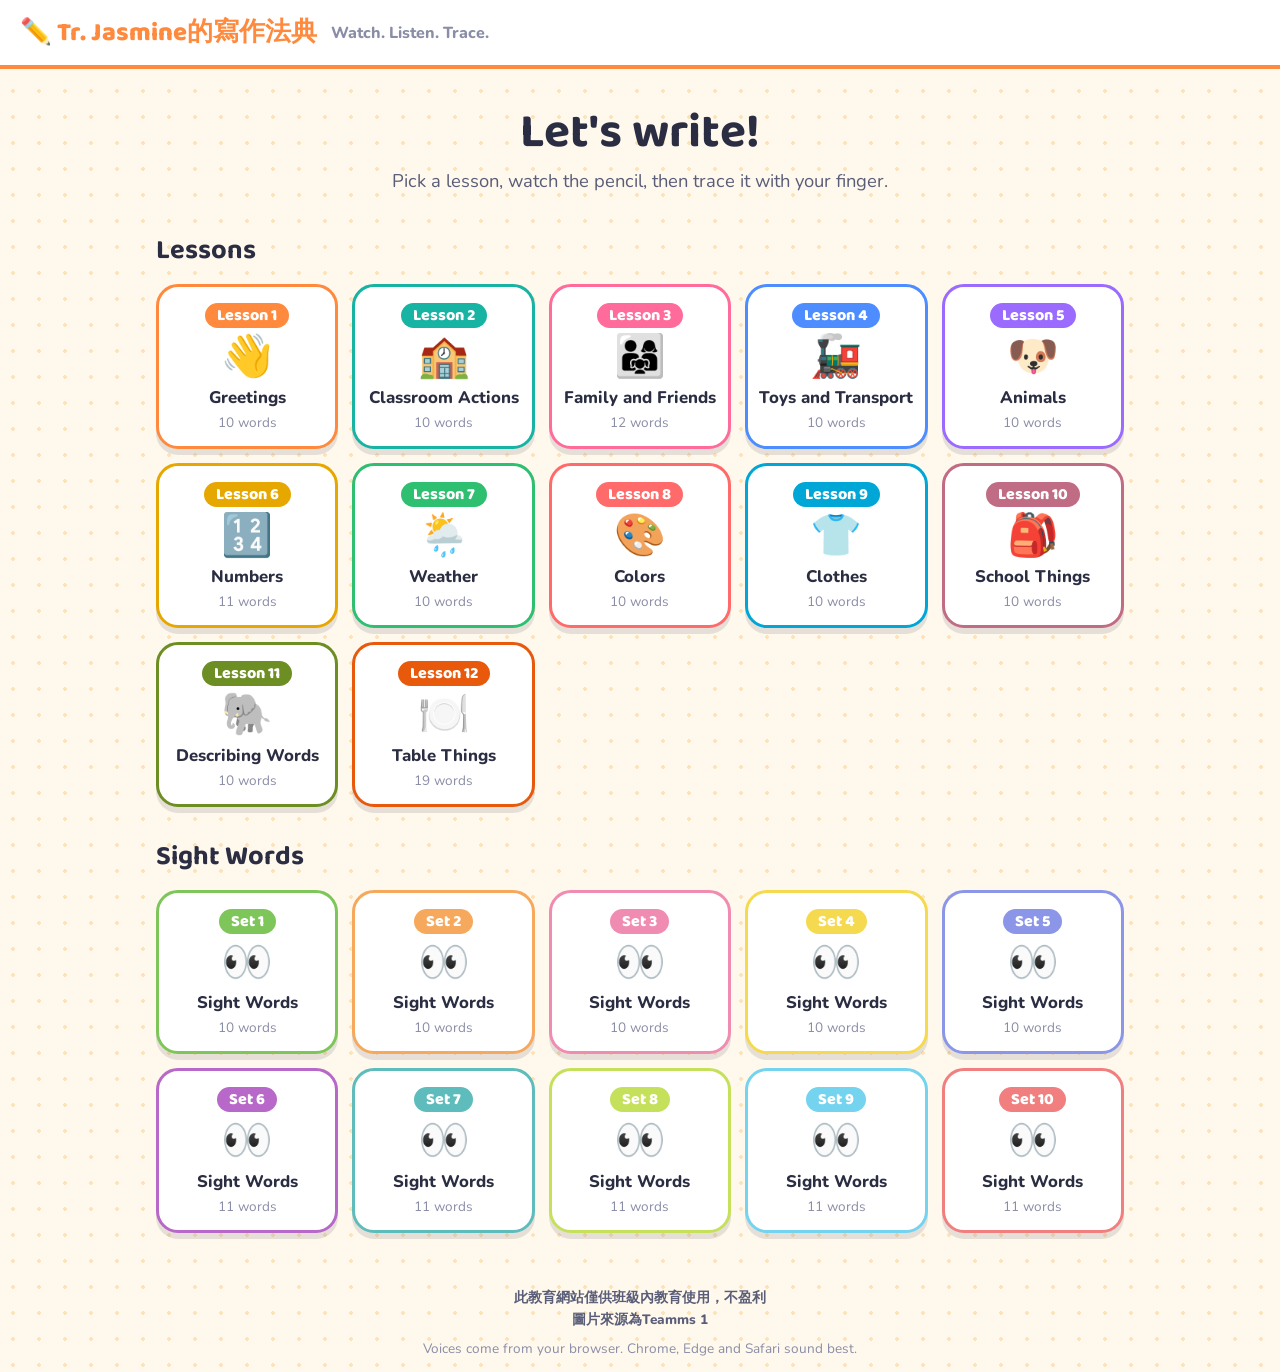
<file: index.html>
<!doctype html>
<html lang="en">
<head>
  <meta charset="utf-8">
  <meta name="viewport" content="width=device-width, initial-scale=1">
  <title>Tr. Jasmine的寫作法典</title>
  <meta name="description" content="Watch, listen and trace. Learn to write English words stroke by stroke.">
  <link rel="icon" href="data:image/svg+xml,<svg xmlns='http://www.w3.org/2000/svg' viewBox='0 0 100 100'><text y='.9em' font-size='90'>✏️</text></svg>">
  <link rel="preconnect" href="https://fonts.googleapis.com">
  <link rel="preconnect" href="https://fonts.gstatic.com" crossorigin>
  <link href="https://fonts.googleapis.com/css2?family=Baloo+2:wght@600;800&family=Nunito:wght@600;800&display=swap" rel="stylesheet">
  <link rel="stylesheet" href="css/style.css?v=8">
</head>
<body>
  <header class="top">
    <a class="brand" href="#/">✏️ Tr. Jasmine的寫作法典</a>
    <span class="tag">Watch. Listen. Trace.</span>
  </header>

  <main id="app"></main>

  <footer class="foot">
    <p class="notice">此教育網站僅供班級內教育使用，不盈利<br>圖片來源為Teamms 1</p>
    Voices come from your browser. Chrome, Edge and Safari sound best.
  </footer>

  <div id="modal" class="modal" hidden>
    <div class="sheet" role="dialog" aria-modal="true" aria-labelledby="mTitle">
      <button class="icon-btn close" data-act="close" id="mClose" aria-label="關閉">✕</button>

      <div class="m-head">
        <div class="m-pic" id="mPic"></div>
        <div>
          <h2 id="mTitle"></h2>
          <div class="m-zh" id="mZh"></div>
        </div>
      </div>

      <div class="board" id="boardWrap">
        <svg id="board" xmlns="http://www.w3.org/2000/svg" role="img" aria-label="Handwriting practice board"></svg>
      </div>

      <div class="controls">
        <div class="group">
          <span class="group-label">聽一聽</span>
          <button class="btn" data-act="listen">🔊 聽發音</button>
          <button class="btn" data-act="slow">🐢 慢速聽</button>
          <button class="btn" data-act="spell">🔤 拼字</button>
        </div>
        <div class="group">
          <span class="group-label">看筆順</span>
          <button class="btn primary" data-act="watch">▶ 播放筆順</button>
          <button class="btn" data-act="step">⏭ 下一筆</button>
          <button class="btn" data-act="reset">↺ 重來</button>
        </div>
        <div class="group">
          <span class="group-label">換你寫</span>
          <button class="btn accent" data-act="trace" id="traceBtn" aria-pressed="false">✏️ 描寫</button>
          <button class="btn" data-act="clear">🧽 擦掉</button>
        </div>
        <div class="group opts">
          <label><input type="checkbox" data-pref="slow"> 慢速書寫</label>
          <label><input type="checkbox" data-pref="nums"> 筆順數字</label>
          <label><input type="checkbox" data-pref="auto"> 自動播放</label>
        </div>
      </div>

      <div class="nav">
        <button class="btn" data-act="prev">◀ 上一個</button>
        <span id="mCount" class="count"></span>
        <button class="btn" data-act="next">下一個 ▶</button>
      </div>
    </div>
  </div>

  <script src="js/data.js?v=8"></script>
  <script src="js/letters.js?v=8"></script>
  <script src="js/app.js?v=8"></script>
</body>
</html>
</file>
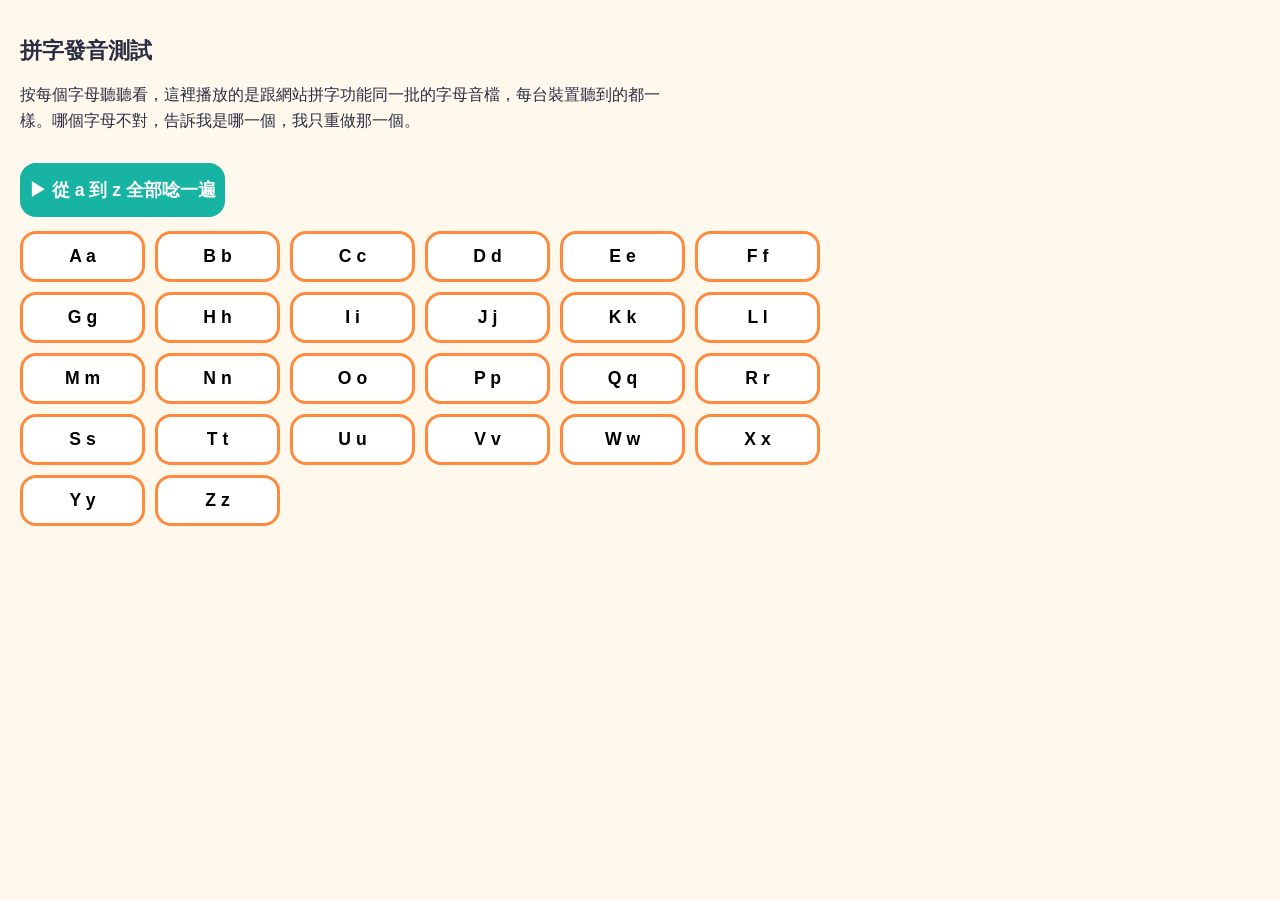
<file: spell-test.html>
<!doctype html>
<html lang="zh-Hant">
<head>
  <meta charset="utf-8">
  <meta name="viewport" content="width=device-width, initial-scale=1">
  <title>拼字發音測試</title>
  <style>
    body { font-family: system-ui, 'Noto Sans TC', sans-serif; margin: 0; padding: 20px; background: #fff8ec; color: #2b2d42; }
    h1 { font-size: 1.4rem; }
    p { max-width: 640px; line-height: 1.6; }
    .grid { display: grid; grid-template-columns: repeat(auto-fill, minmax(120px, 1fr)); gap: 10px; max-width: 800px; }
    button { border: 3px solid #ff8a3d; background: #fff; border-radius: 16px; padding: 12px 6px; font-size: 1.1rem; font-weight: 800; cursor: pointer; }
    button small { display: block; font-weight: 600; color: #8a8da6; margin-top: 2px; }
    #all { margin: 14px 0; background: #17b3a3; color: #fff; border-color: #17b3a3; }
  </style>
</head>
<body>
  <h1>拼字發音測試</h1>
  <p>按每個字母聽聽看，這裡播放的是跟網站拼字功能同一批的字母音檔，每台裝置聽到的都一樣。哪個字母不對，告訴我是哪一個，我只重做那一個。</p>
  <button id="all">▶ 從 a 到 z 全部唸一遍</button>
  <div class="grid" id="grid"></div>
  <script src="js/data.js"></script>
  <script>
    const letters = Object.keys(window.DATA.SPELL);
    let cur = null, run = 0;
    const play = (ch) => new Promise((resolve) => {
      if (cur) cur.pause();
      cur = new Audio('audio/letters/' + ch + '.mp3');
      cur.onended = () => resolve(true);
      cur.onerror = () => resolve(false);
      const p = cur.play();
      if (p && p.catch) p.catch(() => resolve(false));
    });
    const grid = document.getElementById('grid');
    letters.forEach((ch) => {
      const b = document.createElement('button');
      b.innerHTML = ch.toUpperCase() + ' ' + ch;
      b.onclick = () => { run++; play(ch); };
      grid.appendChild(b);
    });
    document.getElementById('all').onclick = async () => {
      const me = ++run;
      for (const ch of letters) {
        if (me !== run) return;
        await play(ch);
        await new Promise((r) => setTimeout(r, 300));
      }
    };
  </script>
</body>
</html>
</file>
<file: css/style.css>
:root {
  --ink: #2b2d42;
  --bg: #fff8ec;
  --card: #ffffff;
  --orange: #ff8a3d;
  --teal: #17b3a3;
  --pink: #ff6b9a;
  --blue: #4d8dff;
  --shadow: 0 6px 0 rgba(43, 45, 66, 0.12);
  --r: 22px;
}

* { box-sizing: border-box; }
html { -webkit-text-size-adjust: 100%; }

body {
  margin: 0;
  font-family: 'Nunito', system-ui, -apple-system, 'Segoe UI', 'Noto Sans TC', sans-serif;
  color: var(--ink);
  background-color: var(--bg);
  background-image: radial-gradient(#ffe3b8 2px, transparent 2px);
  background-size: 26px 26px;
  min-height: 100vh;
  display: flex;
  flex-direction: column;
}
body.lock { overflow: hidden; }

.top {
  display: flex;
  align-items: center;
  gap: 14px;
  padding: 12px 20px;
  background: #fff;
  border-bottom: 4px solid var(--orange);
  position: sticky;
  top: 0;
  z-index: 5;
}
.brand {
  font-family: 'Baloo 2', 'Nunito', sans-serif;
  font-weight: 800;
  font-size: 1.6rem;
  color: var(--orange);
  text-decoration: none;
}
.tag { color: #8a8da6; font-weight: 800; }

#app { width: min(1000px, 100%); margin: 0 auto; padding: 20px 16px 40px; flex: 1; }

h1, h2, h3 { font-family: 'Baloo 2', 'Nunito', sans-serif; margin: 0; }
.hero { text-align: center; padding: 18px 0 8px; }
.hero h1 { font-size: clamp(2rem, 6vw, 3rem); line-height: 1.1; }
.hero p { font-size: 1.15rem; margin: 8px 0 0; color: #5a5d78; }
.section-title { font-size: 1.7rem; margin: 28px 0 12px; }

.grid {
  display: grid;
  grid-template-columns: repeat(auto-fill, minmax(150px, 1fr));
  gap: 14px;
}

.lesson-card {
  display: flex;
  flex-direction: column;
  align-items: center;
  gap: 4px;
  padding: 16px 10px 14px;
  background: var(--card);
  border: 3px solid var(--c, var(--orange));
  border-radius: var(--r);
  box-shadow: var(--shadow);
  text-decoration: none;
  color: var(--ink);
  text-align: center;
  transition: transform 0.12s;
}
.lesson-card:hover, .lesson-card:focus-visible { transform: translateY(-4px) rotate(-1deg); }
.lesson-card .num {
  background: var(--c, var(--orange));
  color: #fff;
  font: 800 1rem 'Baloo 2', sans-serif;
  padding: 0 12px;
  border-radius: 99px;
}
.lesson-card .ico { font-size: 2.6rem; line-height: 1.2; }
.lesson-card .ttl { font: 800 1.05rem 'Nunito', sans-serif; }
.lesson-card .cnt { font-size: 0.85rem; color: #8a8da6; }

.back {
  display: inline-block;
  margin-bottom: 8px;
  color: var(--blue);
  font-weight: 800;
  text-decoration: none;
}
.page-title { font-size: clamp(1.8rem, 5vw, 2.6rem); margin-bottom: 4px; }

.word-card {
  position: relative;
  background: var(--card);
  border: 3px solid var(--c, var(--orange));
  border-radius: var(--r);
  box-shadow: var(--shadow);
  transition: transform 0.12s;
}
.word-card:hover { transform: translateY(-3px); }
.word-card .open {
  all: unset;
  box-sizing: border-box;
  display: flex;
  flex-direction: column;
  align-items: center;
  justify-content: center;
  gap: 2px;
  width: 100%;
  min-height: 150px;
  padding: 14px 8px 12px;
  cursor: pointer;
  text-align: center;
  border-radius: var(--r);
}
.word-card .open:focus-visible { outline: 4px solid var(--blue); }
.pic { font-size: 2.6rem; line-height: 1.2; min-height: 3.1rem; display: flex; align-items: center; justify-content: center; }
.pic.digit { font: 800 2.6rem 'Baloo 2', sans-serif; color: var(--c); }
.pic.photo { min-height: 92px; }
.cardimg { height: 92px; max-width: 100%; width: auto; object-fit: contain; border-radius: 12px; mix-blend-mode: multiply; }
.mimg { height: 72px; width: auto; max-width: 110px; object-fit: contain; border-radius: 12px; display: block; mix-blend-mode: multiply; }
.pic svg { width: 3.1rem; height: 3.1rem; }
.m-pic svg { width: 3.4rem; height: 3.4rem; display: block; }
.swatch { display: inline-block; width: 46px; height: 46px; border-radius: 50%; border: 3px solid rgba(0, 0, 0, 0.15); }
.word-card .w { font: 800 1.25rem 'Nunito', sans-serif; }
.word-card .zh { font-size: 0.9rem; color: #8a8da6; min-height: 1.2em; }
.spk {
  position: absolute;
  top: 6px;
  right: 6px;
  width: 34px;
  height: 34px;
  border: 0;
  border-radius: 50%;
  background: #fff3df;
  font-size: 1.1rem;
  cursor: pointer;
}
.spk:hover { background: #ffe2b5; }

/* ---------- modal ---------- */
.modal {
  position: fixed;
  inset: 0;
  background: rgba(43, 45, 66, 0.55);
  display: flex;
  align-items: center;
  justify-content: center;
  padding: 10px;
  z-index: 20;
}
.modal[hidden] { display: none; }
.sheet {
  position: relative;
  background: #fff;
  border-radius: 28px;
  width: min(940px, 100%);
  max-height: 100%;
  overflow: auto;
  padding: 16px 18px 18px;
}
.icon-btn.close {
  position: absolute;
  top: 10px;
  right: 10px;
  width: 40px;
  height: 40px;
  border: 0;
  border-radius: 50%;
  background: #ffe9e9;
  font-size: 1.1rem;
  cursor: pointer;
}
.m-head { display: flex; align-items: center; gap: 12px; padding-right: 48px; margin-bottom: 8px; }
.m-pic { font-size: 2.6rem; min-width: 52px; text-align: center; }
.m-pic .swatch { width: 44px; height: 44px; }
#mTitle { font-size: clamp(1.6rem, 5vw, 2.4rem); line-height: 1.1; }
.m-zh { color: #8a8da6; font-weight: 800; }

.board {
  background: #fffdf7;
  border: 3px solid #ffd9a8;
  border-radius: 18px;
  padding: 6px;
}
.board svg { width: 100%; height: auto; display: block; }
.board.tracing svg { touch-action: none; cursor: crosshair; }

.ghost { fill: none; stroke: #e6e9f2; stroke-width: 12; stroke-linecap: round; stroke-linejoin: round; }
.tracing .ghost { stroke: #c4cde4; stroke-width: 10; stroke-dasharray: 1 15; }
.ink { fill: none; stroke: #ff5d73; stroke-width: 9; stroke-linecap: round; stroke-linejoin: round; }
.mine { fill: none; stroke: #17b3a3; stroke-width: 9; stroke-linecap: round; stroke-linejoin: round; opacity: 0.9; }
.badge circle { fill: #4d8dff; stroke: #fff; stroke-width: 2; }
.badge text { fill: #fff; font: 800 12px 'Nunito', sans-serif; text-anchor: middle; dominant-baseline: central; }
.hide-nums .badge { display: none; }
.pen { fill: #ffb703; stroke: #fff; stroke-width: 3; }

.controls { display: flex; flex-wrap: wrap; gap: 10px 18px; margin-top: 12px; align-items: center; }
.group { display: flex; flex-wrap: wrap; align-items: center; gap: 8px; }
.group-label { font: 800 0.8rem 'Nunito', sans-serif; color: #8a8da6; text-transform: uppercase; letter-spacing: 0.05em; }
.btn {
  border: 0;
  border-radius: 14px;
  padding: 9px 14px;
  background: #eef1f9;
  font: 800 1rem 'Nunito', sans-serif;
  color: var(--ink);
  cursor: pointer;
  box-shadow: 0 3px 0 rgba(43, 45, 66, 0.15);
}
.btn:active { transform: translateY(2px); box-shadow: 0 1px 0 rgba(43, 45, 66, 0.15); }
.btn.primary { background: var(--orange); color: #fff; }
.btn.accent { background: var(--teal); color: #fff; }
.btn[aria-pressed='true'] { outline: 4px solid #0b7c71; }
.opts label { font-weight: 800; font-size: 0.9rem; display: flex; gap: 5px; align-items: center; }

.nav { display: flex; justify-content: space-between; align-items: center; margin-top: 14px; }
.count { font-weight: 800; color: #8a8da6; }

.foot { text-align: center; padding: 14px; color: #8a8da6; font-size: 0.85rem; }
.foot .notice { margin: 0 0 8px; color: #5a5d78; font-weight: 800; line-height: 1.6; }

@media (max-width: 560px) {
  .grid { grid-template-columns: repeat(2, 1fr); }
  .btn { padding: 9px 11px; font-size: 0.95rem; }
}

/* sentence patterns */
.grid.wide { grid-template-columns: repeat(auto-fill, minmax(300px, 1fr)); }
.word-card.sentence .open { min-height: 96px; padding: 14px 44px 14px 18px; align-items: flex-start; text-align: left; }
.word-card.sentence .w { font-size: 1.1rem; line-height: 1.4; }
#mTitle.long { font-size: clamp(1.1rem, 3.5vw, 1.6rem); line-height: 1.3; }
.m-pic:empty { display: none; }
</file>
